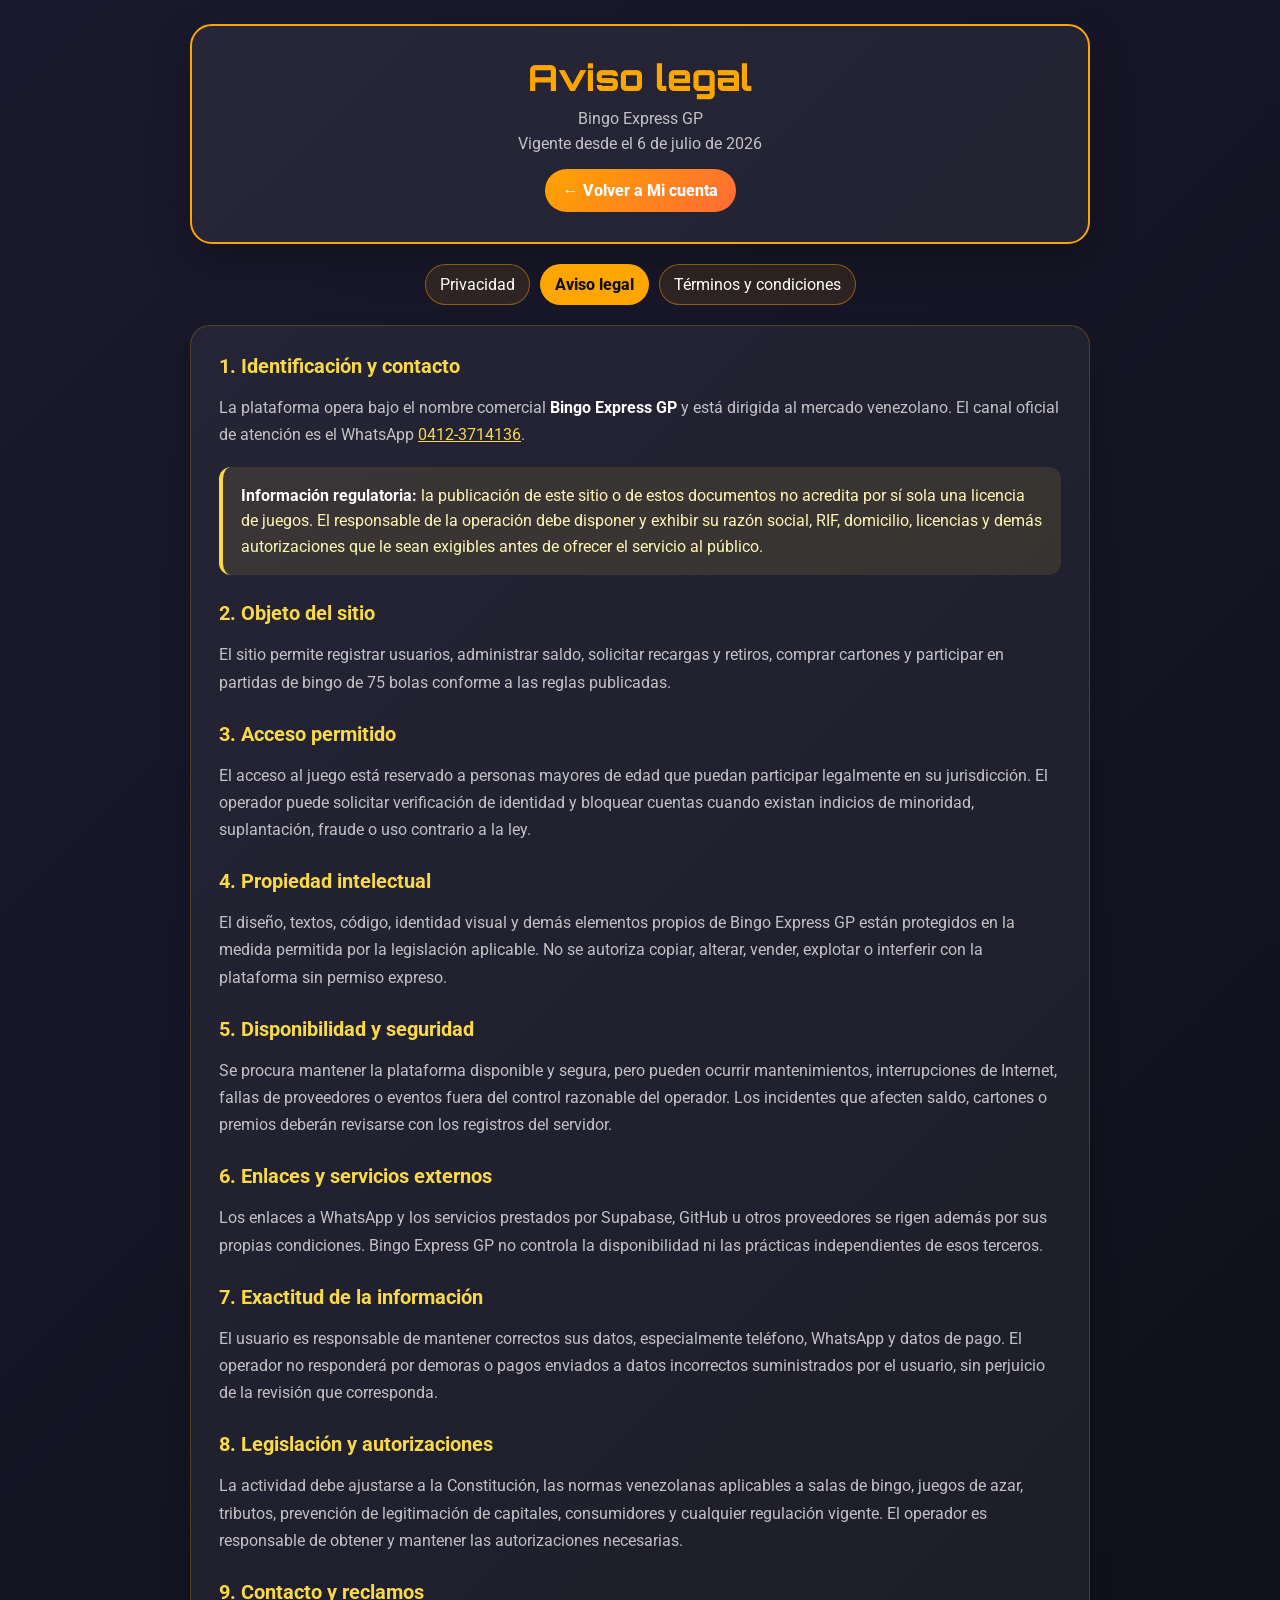
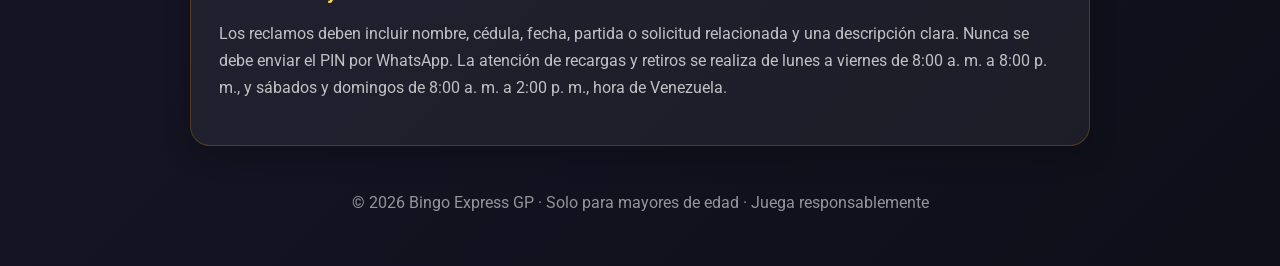
<file: aviso-legal.html>
<!DOCTYPE html>
<html lang="es">
<head>
  <meta charset="UTF-8">
  <meta name="viewport" content="width=device-width, initial-scale=1.0">
  <meta name="description" content="Aviso legal de Bingo Express GP">
  <title>Aviso legal - Bingo Express GP</title>
  <link href="https://fonts.googleapis.com/css2?family=Orbitron:wght@600;800&family=Roboto:wght@400;500;700&display=swap" rel="stylesheet">
  <link rel="stylesheet" href="legal.css?v=20260706">
</head>
<body>
<main class="legal-wrap">
  <header class="legal-head">
    <h1>Aviso legal</h1>
    <p>Bingo Express GP</p>
    <p>Vigente desde el 6 de julio de 2026</p>
    <a class="back-button" href="cuenta.html">← Volver a Mi cuenta</a>
  </header>

  <nav class="legal-nav" aria-label="Documentos legales">
    <a href="privacidad.html">Privacidad</a>
    <a href="aviso-legal.html" aria-current="page">Aviso legal</a>
    <a href="terminos-condiciones.html">Términos y condiciones</a>
  </nav>

  <article class="legal-card">
    <h2>1. Identificación y contacto</h2>
    <p>La plataforma opera bajo el nombre comercial <strong>Bingo Express GP</strong> y está dirigida al mercado venezolano. El canal oficial de atención es el WhatsApp <a href="https://wa.me/584123714136" target="_blank" rel="noopener noreferrer">0412-3714136</a>.</p>

    <div class="legal-note"><strong>Información regulatoria:</strong> la publicación de este sitio o de estos documentos no acredita por sí sola una licencia de juegos. El responsable de la operación debe disponer y exhibir su razón social, RIF, domicilio, licencias y demás autorizaciones que le sean exigibles antes de ofrecer el servicio al público.</div>

    <h2>2. Objeto del sitio</h2>
    <p>El sitio permite registrar usuarios, administrar saldo, solicitar recargas y retiros, comprar cartones y participar en partidas de bingo de 75 bolas conforme a las reglas publicadas.</p>

    <h2>3. Acceso permitido</h2>
    <p>El acceso al juego está reservado a personas mayores de edad que puedan participar legalmente en su jurisdicción. El operador puede solicitar verificación de identidad y bloquear cuentas cuando existan indicios de minoridad, suplantación, fraude o uso contrario a la ley.</p>

    <h2>4. Propiedad intelectual</h2>
    <p>El diseño, textos, código, identidad visual y demás elementos propios de Bingo Express GP están protegidos en la medida permitida por la legislación aplicable. No se autoriza copiar, alterar, vender, explotar o interferir con la plataforma sin permiso expreso.</p>

    <h2>5. Disponibilidad y seguridad</h2>
    <p>Se procura mantener la plataforma disponible y segura, pero pueden ocurrir mantenimientos, interrupciones de Internet, fallas de proveedores o eventos fuera del control razonable del operador. Los incidentes que afecten saldo, cartones o premios deberán revisarse con los registros del servidor.</p>

    <h2>6. Enlaces y servicios externos</h2>
    <p>Los enlaces a WhatsApp y los servicios prestados por Supabase, GitHub u otros proveedores se rigen además por sus propias condiciones. Bingo Express GP no controla la disponibilidad ni las prácticas independientes de esos terceros.</p>

    <h2>7. Exactitud de la información</h2>
    <p>El usuario es responsable de mantener correctos sus datos, especialmente teléfono, WhatsApp y datos de pago. El operador no responderá por demoras o pagos enviados a datos incorrectos suministrados por el usuario, sin perjuicio de la revisión que corresponda.</p>

    <h2>8. Legislación y autorizaciones</h2>
    <p>La actividad debe ajustarse a la Constitución, las normas venezolanas aplicables a salas de bingo, juegos de azar, tributos, prevención de legitimación de capitales, consumidores y cualquier regulación vigente. El operador es responsable de obtener y mantener las autorizaciones necesarias.</p>

    <h2>9. Contacto y reclamos</h2>
    <p>Los reclamos deben incluir nombre, cédula, fecha, partida o solicitud relacionada y una descripción clara. Nunca se debe enviar el PIN por WhatsApp. La atención de recargas y retiros se realiza de lunes a viernes de 8:00 a. m. a 8:00 p. m., y sábados y domingos de 8:00 a. m. a 2:00 p. m., hora de Venezuela.</p>
  </article>

  <footer class="legal-footer">© 2026 Bingo Express GP · Solo para mayores de edad · Juega responsablemente</footer>
</main>
</body>
</html>
</file>
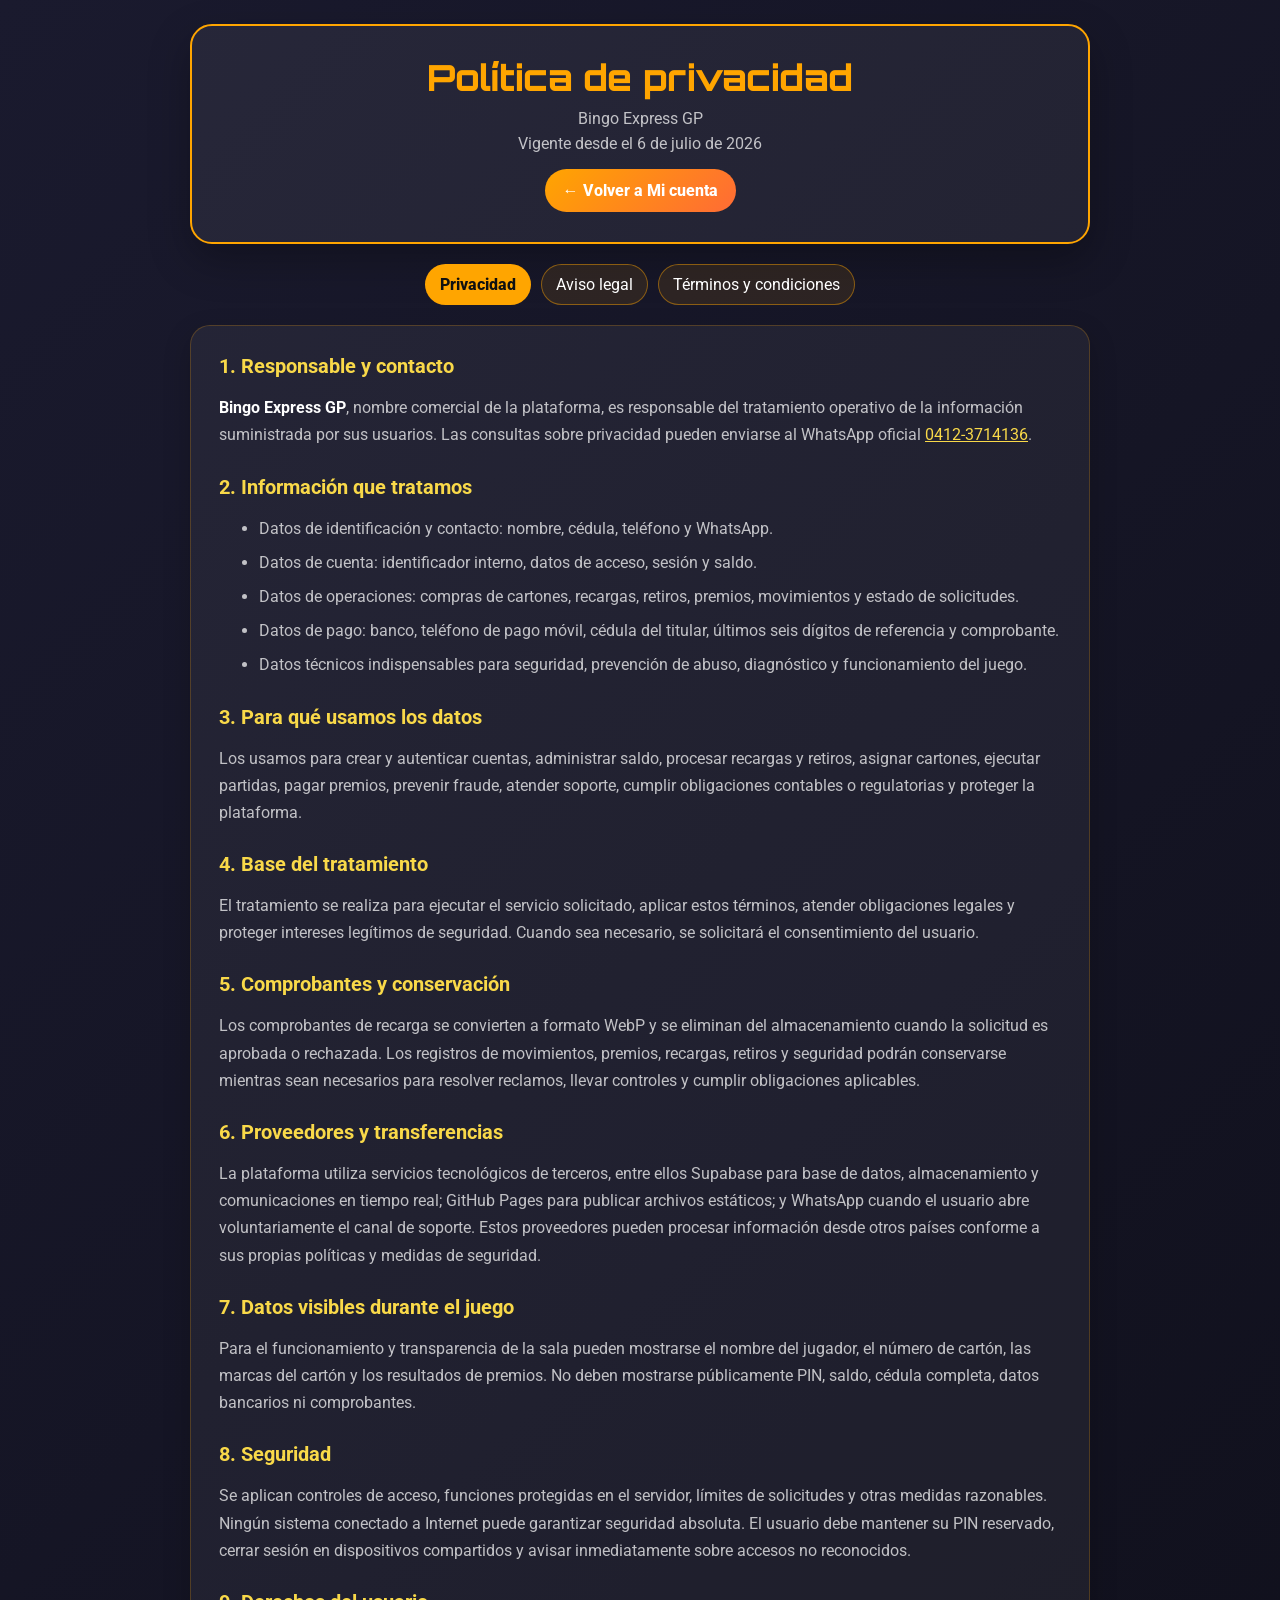
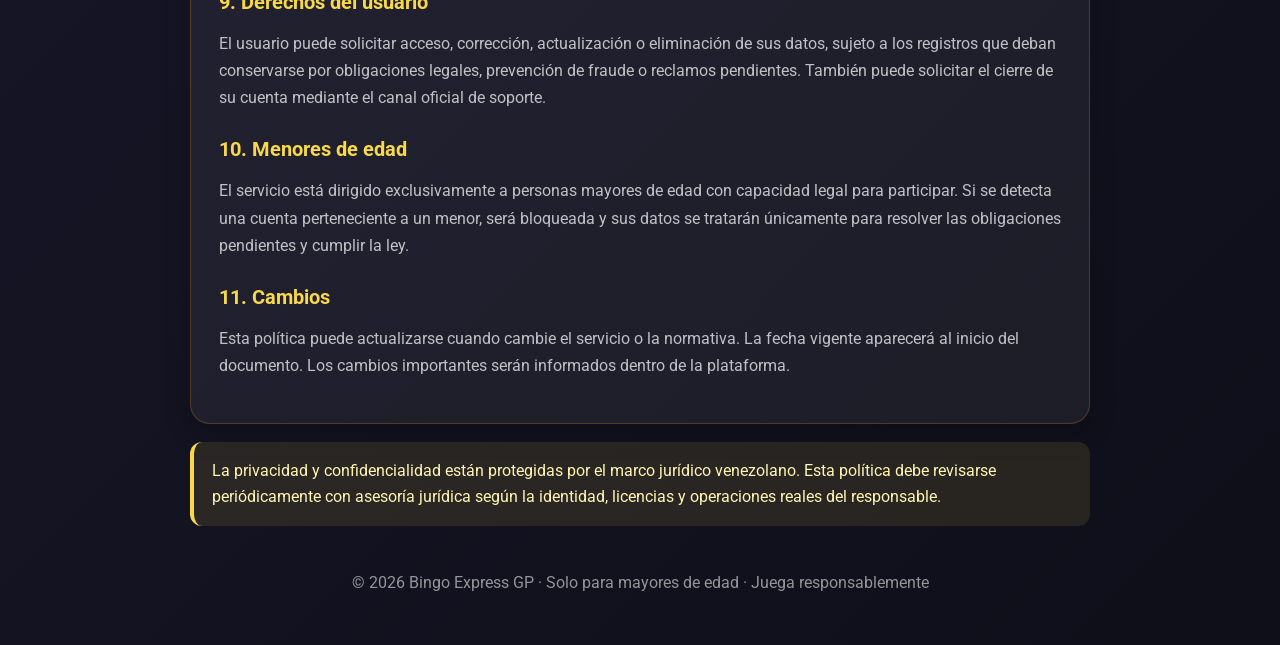
<file: privacidad.html>
<!DOCTYPE html>
<html lang="es">
<head>
  <meta charset="UTF-8">
  <meta name="viewport" content="width=device-width, initial-scale=1.0">
  <meta name="description" content="Política de privacidad de Bingo Express GP">
  <title>Política de privacidad - Bingo Express GP</title>
  <link href="https://fonts.googleapis.com/css2?family=Orbitron:wght@600;800&family=Roboto:wght@400;500;700&display=swap" rel="stylesheet">
  <link rel="stylesheet" href="legal.css?v=20260706">
</head>
<body>
<main class="legal-wrap">
  <header class="legal-head">
    <h1>Política de privacidad</h1>
    <p>Bingo Express GP</p>
    <p>Vigente desde el 6 de julio de 2026</p>
    <a class="back-button" href="cuenta.html">← Volver a Mi cuenta</a>
  </header>

  <nav class="legal-nav" aria-label="Documentos legales">
    <a href="privacidad.html" aria-current="page">Privacidad</a>
    <a href="aviso-legal.html">Aviso legal</a>
    <a href="terminos-condiciones.html">Términos y condiciones</a>
  </nav>

  <article class="legal-card">
    <h2>1. Responsable y contacto</h2>
    <p><strong>Bingo Express GP</strong>, nombre comercial de la plataforma, es responsable del tratamiento operativo de la información suministrada por sus usuarios. Las consultas sobre privacidad pueden enviarse al WhatsApp oficial <a href="https://wa.me/584123714136" target="_blank" rel="noopener noreferrer">0412-3714136</a>.</p>

    <h2>2. Información que tratamos</h2>
    <ul>
      <li>Datos de identificación y contacto: nombre, cédula, teléfono y WhatsApp.</li>
      <li>Datos de cuenta: identificador interno, datos de acceso, sesión y saldo.</li>
      <li>Datos de operaciones: compras de cartones, recargas, retiros, premios, movimientos y estado de solicitudes.</li>
      <li>Datos de pago: banco, teléfono de pago móvil, cédula del titular, últimos seis dígitos de referencia y comprobante.</li>
      <li>Datos técnicos indispensables para seguridad, prevención de abuso, diagnóstico y funcionamiento del juego.</li>
    </ul>

    <h2>3. Para qué usamos los datos</h2>
    <p>Los usamos para crear y autenticar cuentas, administrar saldo, procesar recargas y retiros, asignar cartones, ejecutar partidas, pagar premios, prevenir fraude, atender soporte, cumplir obligaciones contables o regulatorias y proteger la plataforma.</p>

    <h2>4. Base del tratamiento</h2>
    <p>El tratamiento se realiza para ejecutar el servicio solicitado, aplicar estos términos, atender obligaciones legales y proteger intereses legítimos de seguridad. Cuando sea necesario, se solicitará el consentimiento del usuario.</p>

    <h2>5. Comprobantes y conservación</h2>
    <p>Los comprobantes de recarga se convierten a formato WebP y se eliminan del almacenamiento cuando la solicitud es aprobada o rechazada. Los registros de movimientos, premios, recargas, retiros y seguridad podrán conservarse mientras sean necesarios para resolver reclamos, llevar controles y cumplir obligaciones aplicables.</p>

    <h2>6. Proveedores y transferencias</h2>
    <p>La plataforma utiliza servicios tecnológicos de terceros, entre ellos Supabase para base de datos, almacenamiento y comunicaciones en tiempo real; GitHub Pages para publicar archivos estáticos; y WhatsApp cuando el usuario abre voluntariamente el canal de soporte. Estos proveedores pueden procesar información desde otros países conforme a sus propias políticas y medidas de seguridad.</p>

    <h2>7. Datos visibles durante el juego</h2>
    <p>Para el funcionamiento y transparencia de la sala pueden mostrarse el nombre del jugador, el número de cartón, las marcas del cartón y los resultados de premios. No deben mostrarse públicamente PIN, saldo, cédula completa, datos bancarios ni comprobantes.</p>

    <h2>8. Seguridad</h2>
    <p>Se aplican controles de acceso, funciones protegidas en el servidor, límites de solicitudes y otras medidas razonables. Ningún sistema conectado a Internet puede garantizar seguridad absoluta. El usuario debe mantener su PIN reservado, cerrar sesión en dispositivos compartidos y avisar inmediatamente sobre accesos no reconocidos.</p>

    <h2>9. Derechos del usuario</h2>
    <p>El usuario puede solicitar acceso, corrección, actualización o eliminación de sus datos, sujeto a los registros que deban conservarse por obligaciones legales, prevención de fraude o reclamos pendientes. También puede solicitar el cierre de su cuenta mediante el canal oficial de soporte.</p>

    <h2>10. Menores de edad</h2>
    <p>El servicio está dirigido exclusivamente a personas mayores de edad con capacidad legal para participar. Si se detecta una cuenta perteneciente a un menor, será bloqueada y sus datos se tratarán únicamente para resolver las obligaciones pendientes y cumplir la ley.</p>

    <h2>11. Cambios</h2>
    <p>Esta política puede actualizarse cuando cambie el servicio o la normativa. La fecha vigente aparecerá al inicio del documento. Los cambios importantes serán informados dentro de la plataforma.</p>
  </article>

  <div class="legal-note">La privacidad y confidencialidad están protegidas por el marco jurídico venezolano. Esta política debe revisarse periódicamente con asesoría jurídica según la identidad, licencias y operaciones reales del responsable.</div>

  <footer class="legal-footer">© 2026 Bingo Express GP · Solo para mayores de edad · Juega responsablemente</footer>
</main>
</body>
</html>
</file>
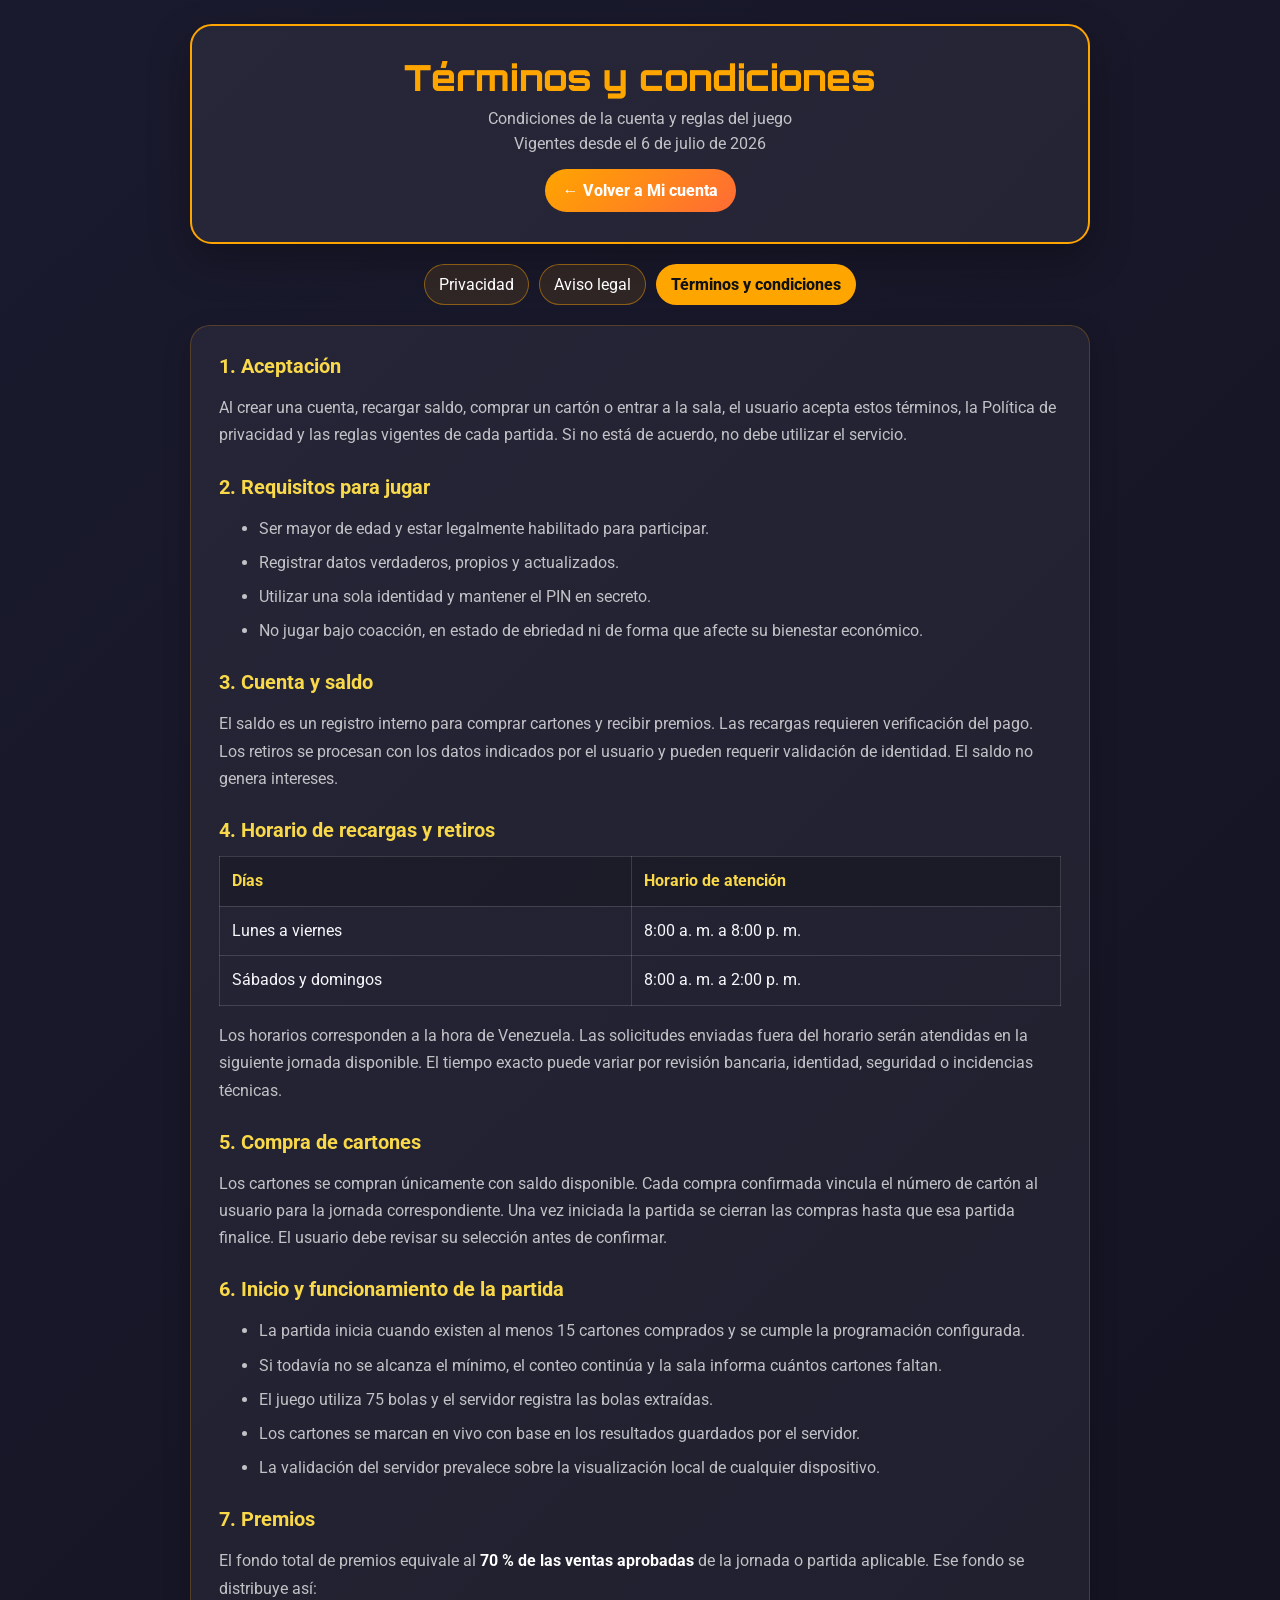
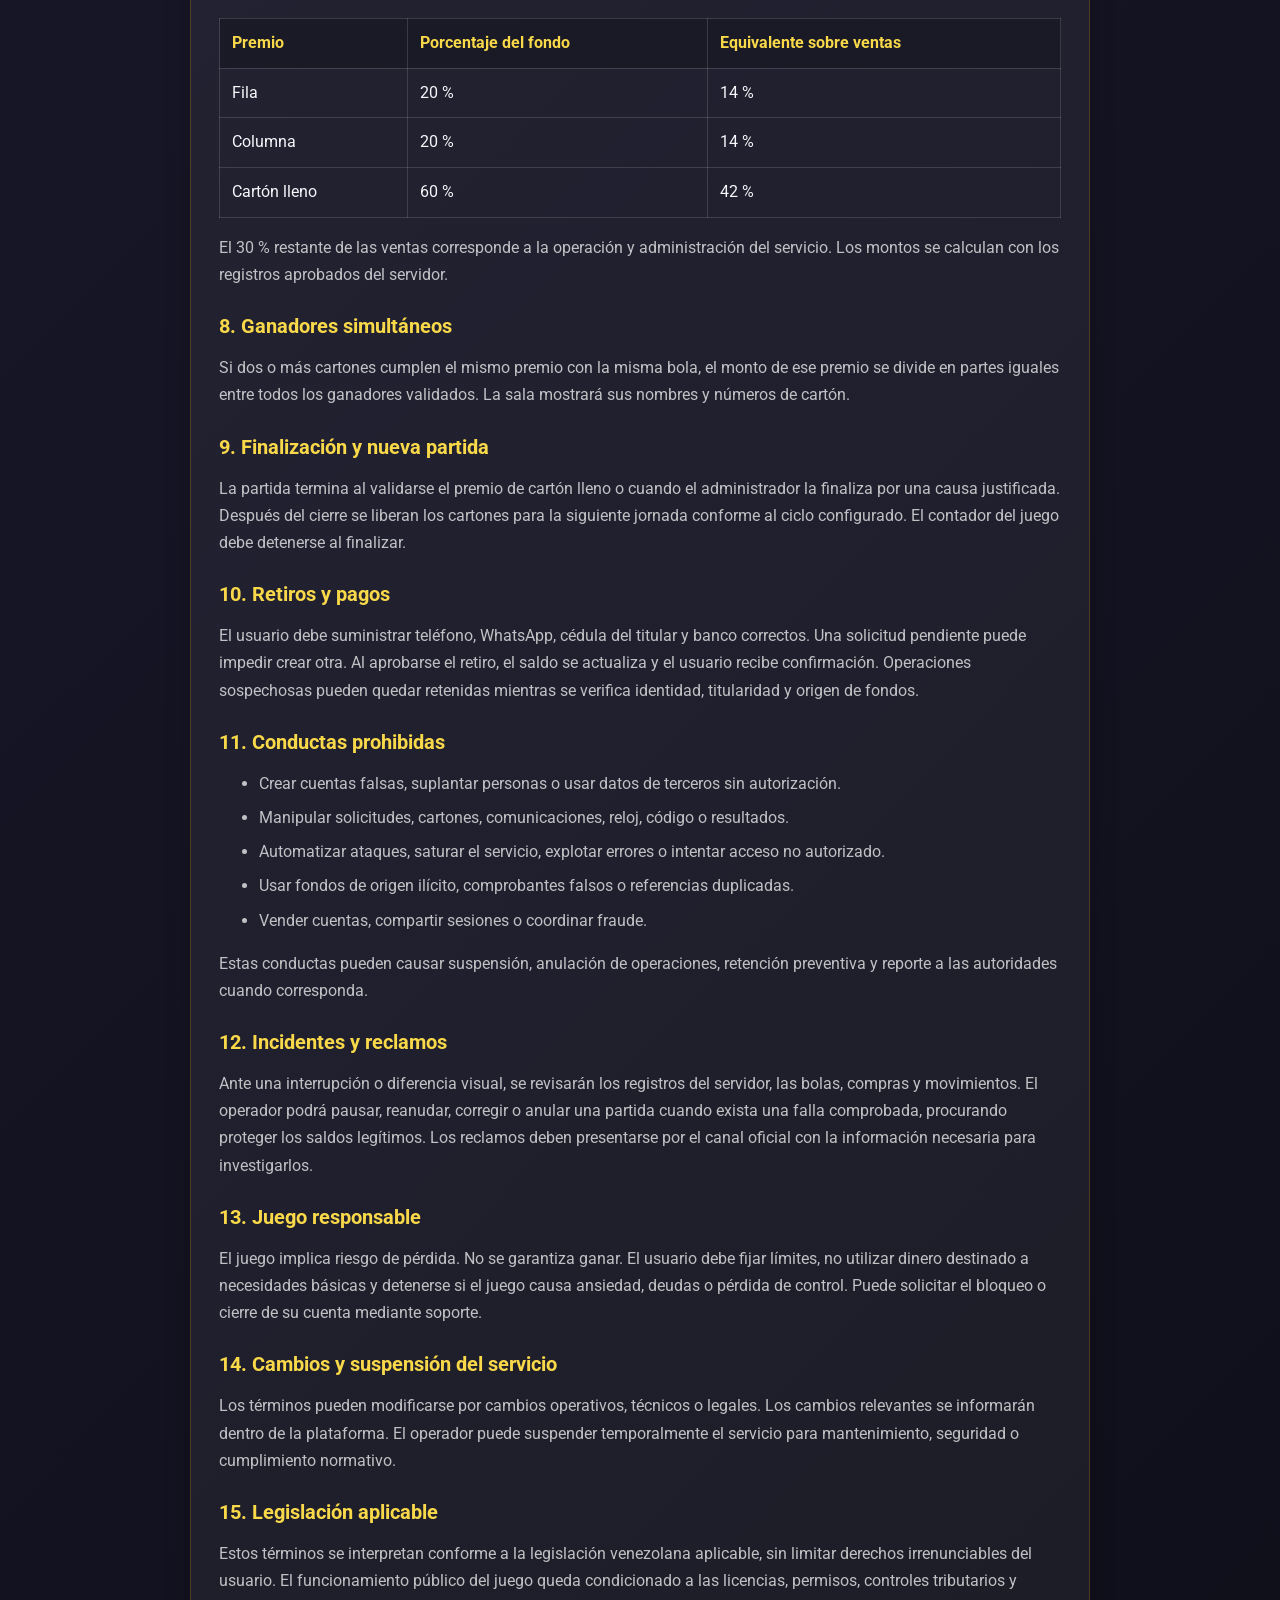
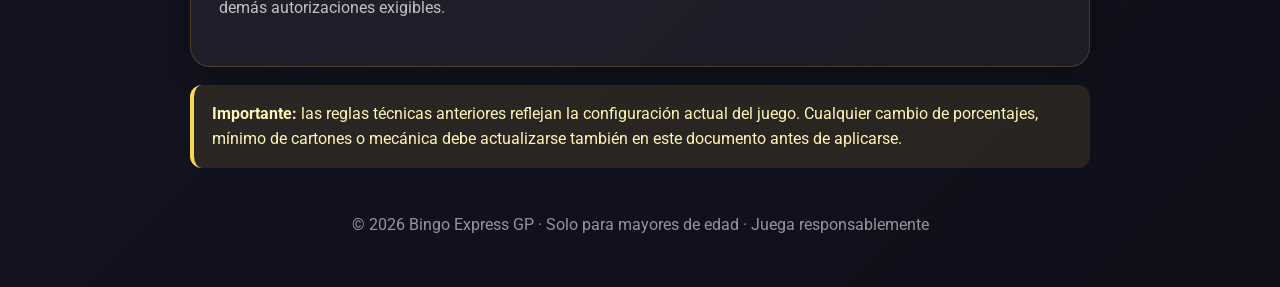
<file: terminos-condiciones.html>
<!DOCTYPE html>
<html lang="es">
<head>
  <meta charset="UTF-8">
  <meta name="viewport" content="width=device-width, initial-scale=1.0">
  <meta name="description" content="Términos, condiciones y reglas de Bingo Express GP">
  <title>Términos y condiciones - Bingo Express GP</title>
  <link href="https://fonts.googleapis.com/css2?family=Orbitron:wght@600;800&family=Roboto:wght@400;500;700&display=swap" rel="stylesheet">
  <link rel="stylesheet" href="legal.css?v=20260706">
</head>
<body>
<main class="legal-wrap">
  <header class="legal-head">
    <h1>Términos y condiciones</h1>
    <p>Condiciones de la cuenta y reglas del juego</p>
    <p>Vigentes desde el 6 de julio de 2026</p>
    <a class="back-button" href="cuenta.html">← Volver a Mi cuenta</a>
  </header>

  <nav class="legal-nav" aria-label="Documentos legales">
    <a href="privacidad.html">Privacidad</a>
    <a href="aviso-legal.html">Aviso legal</a>
    <a href="terminos-condiciones.html" aria-current="page">Términos y condiciones</a>
  </nav>

  <article class="legal-card">
    <h2>1. Aceptación</h2>
    <p>Al crear una cuenta, recargar saldo, comprar un cartón o entrar a la sala, el usuario acepta estos términos, la Política de privacidad y las reglas vigentes de cada partida. Si no está de acuerdo, no debe utilizar el servicio.</p>

    <h2>2. Requisitos para jugar</h2>
    <ul>
      <li>Ser mayor de edad y estar legalmente habilitado para participar.</li>
      <li>Registrar datos verdaderos, propios y actualizados.</li>
      <li>Utilizar una sola identidad y mantener el PIN en secreto.</li>
      <li>No jugar bajo coacción, en estado de ebriedad ni de forma que afecte su bienestar económico.</li>
    </ul>

    <h2>3. Cuenta y saldo</h2>
    <p>El saldo es un registro interno para comprar cartones y recibir premios. Las recargas requieren verificación del pago. Los retiros se procesan con los datos indicados por el usuario y pueden requerir validación de identidad. El saldo no genera intereses.</p>

    <h2>4. Horario de recargas y retiros</h2>
    <table class="legal-table">
      <tr><th>Días</th><th>Horario de atención</th></tr>
      <tr><td>Lunes a viernes</td><td>8:00 a. m. a 8:00 p. m.</td></tr>
      <tr><td>Sábados y domingos</td><td>8:00 a. m. a 2:00 p. m.</td></tr>
    </table>
    <p>Los horarios corresponden a la hora de Venezuela. Las solicitudes enviadas fuera del horario serán atendidas en la siguiente jornada disponible. El tiempo exacto puede variar por revisión bancaria, identidad, seguridad o incidencias técnicas.</p>

    <h2>5. Compra de cartones</h2>
    <p>Los cartones se compran únicamente con saldo disponible. Cada compra confirmada vincula el número de cartón al usuario para la jornada correspondiente. Una vez iniciada la partida se cierran las compras hasta que esa partida finalice. El usuario debe revisar su selección antes de confirmar.</p>

    <h2>6. Inicio y funcionamiento de la partida</h2>
    <ul>
      <li>La partida inicia cuando existen al menos 15 cartones comprados y se cumple la programación configurada.</li>
      <li>Si todavía no se alcanza el mínimo, el conteo continúa y la sala informa cuántos cartones faltan.</li>
      <li>El juego utiliza 75 bolas y el servidor registra las bolas extraídas.</li>
      <li>Los cartones se marcan en vivo con base en los resultados guardados por el servidor.</li>
      <li>La validación del servidor prevalece sobre la visualización local de cualquier dispositivo.</li>
    </ul>

    <h2>7. Premios</h2>
    <p>El fondo total de premios equivale al <strong>70 % de las ventas aprobadas</strong> de la jornada o partida aplicable. Ese fondo se distribuye así:</p>
    <table class="legal-table">
      <tr><th>Premio</th><th>Porcentaje del fondo</th><th>Equivalente sobre ventas</th></tr>
      <tr><td>Fila</td><td>20 %</td><td>14 %</td></tr>
      <tr><td>Columna</td><td>20 %</td><td>14 %</td></tr>
      <tr><td>Cartón lleno</td><td>60 %</td><td>42 %</td></tr>
    </table>
    <p>El 30 % restante de las ventas corresponde a la operación y administración del servicio. Los montos se calculan con los registros aprobados del servidor.</p>

    <h2>8. Ganadores simultáneos</h2>
    <p>Si dos o más cartones cumplen el mismo premio con la misma bola, el monto de ese premio se divide en partes iguales entre todos los ganadores validados. La sala mostrará sus nombres y números de cartón.</p>

    <h2>9. Finalización y nueva partida</h2>
    <p>La partida termina al validarse el premio de cartón lleno o cuando el administrador la finaliza por una causa justificada. Después del cierre se liberan los cartones para la siguiente jornada conforme al ciclo configurado. El contador del juego debe detenerse al finalizar.</p>

    <h2>10. Retiros y pagos</h2>
    <p>El usuario debe suministrar teléfono, WhatsApp, cédula del titular y banco correctos. Una solicitud pendiente puede impedir crear otra. Al aprobarse el retiro, el saldo se actualiza y el usuario recibe confirmación. Operaciones sospechosas pueden quedar retenidas mientras se verifica identidad, titularidad y origen de fondos.</p>

    <h2>11. Conductas prohibidas</h2>
    <ul>
      <li>Crear cuentas falsas, suplantar personas o usar datos de terceros sin autorización.</li>
      <li>Manipular solicitudes, cartones, comunicaciones, reloj, código o resultados.</li>
      <li>Automatizar ataques, saturar el servicio, explotar errores o intentar acceso no autorizado.</li>
      <li>Usar fondos de origen ilícito, comprobantes falsos o referencias duplicadas.</li>
      <li>Vender cuentas, compartir sesiones o coordinar fraude.</li>
    </ul>
    <p>Estas conductas pueden causar suspensión, anulación de operaciones, retención preventiva y reporte a las autoridades cuando corresponda.</p>

    <h2>12. Incidentes y reclamos</h2>
    <p>Ante una interrupción o diferencia visual, se revisarán los registros del servidor, las bolas, compras y movimientos. El operador podrá pausar, reanudar, corregir o anular una partida cuando exista una falla comprobada, procurando proteger los saldos legítimos. Los reclamos deben presentarse por el canal oficial con la información necesaria para investigarlos.</p>

    <h2>13. Juego responsable</h2>
    <p>El juego implica riesgo de pérdida. No se garantiza ganar. El usuario debe fijar límites, no utilizar dinero destinado a necesidades básicas y detenerse si el juego causa ansiedad, deudas o pérdida de control. Puede solicitar el bloqueo o cierre de su cuenta mediante soporte.</p>

    <h2>14. Cambios y suspensión del servicio</h2>
    <p>Los términos pueden modificarse por cambios operativos, técnicos o legales. Los cambios relevantes se informarán dentro de la plataforma. El operador puede suspender temporalmente el servicio para mantenimiento, seguridad o cumplimiento normativo.</p>

    <h2>15. Legislación aplicable</h2>
    <p>Estos términos se interpretan conforme a la legislación venezolana aplicable, sin limitar derechos irrenunciables del usuario. El funcionamiento público del juego queda condicionado a las licencias, permisos, controles tributarios y demás autorizaciones exigibles.</p>
  </article>

  <div class="legal-note"><strong>Importante:</strong> las reglas técnicas anteriores reflejan la configuración actual del juego. Cualquier cambio de porcentajes, mínimo de cartones o mecánica debe actualizarse también en este documento antes de aplicarse.</div>

  <footer class="legal-footer">© 2026 Bingo Express GP · Solo para mayores de edad · Juega responsablemente</footer>
</main>
</body>
</html>
</file>
<file: legal.css>
:root {
  --primary: #ffa500;
  --secondary: #f9d949;
  --dark: #1a1a2e;
  --darker: #0f0f1a;
  --text: #f7f7fb;
  --muted: rgba(255,255,255,.72);
  --panel: rgba(255,255,255,.055);
}
* { box-sizing: border-box; }
html { scroll-behavior: smooth; }
body {
  margin: 0;
  min-height: 100vh;
  padding: 24px;
  font-family: Roboto, Arial, sans-serif;
  color: var(--text);
  background: linear-gradient(135deg, var(--dark), var(--darker));
}
a { color: var(--secondary); }
a:hover { color: white; }
.legal-wrap { max-width: 900px; margin: 0 auto; }
.legal-head {
  padding: 30px 24px;
  border: 2px solid var(--primary);
  border-radius: 22px;
  background: var(--panel);
  text-align: center;
  box-shadow: 0 16px 42px rgba(0,0,0,.28);
}
.legal-head h1 {
  margin: 0 0 10px;
  color: var(--primary);
  font: 800 clamp(1.45rem, 4vw, 2.25rem)/1.2 Orbitron, sans-serif;
}
.legal-head p { margin: 6px 0; color: var(--muted); }
.legal-nav {
  display: flex;
  flex-wrap: wrap;
  justify-content: center;
  gap: 10px;
  margin: 20px 0;
}
.legal-nav a {
  padding: 10px 14px;
  border: 1px solid rgba(255,165,0,.45);
  border-radius: 999px;
  color: white;
  text-decoration: none;
  background: rgba(255,165,0,.1);
}
.legal-nav a[aria-current="page"] { background: var(--primary); color: #111; font-weight: 800; }
.legal-card {
  margin: 18px 0;
  padding: 28px;
  border: 1px solid rgba(255,165,0,.22);
  border-radius: 20px;
  background: var(--panel);
  box-shadow: 0 10px 28px rgba(0,0,0,.2);
}
.legal-card h2 { color: var(--secondary); margin: 26px 0 10px; font-size: 1.25rem; }
.legal-card h2:first-child { margin-top: 0; }
.legal-card p, .legal-card li { color: var(--muted); line-height: 1.7; }
.legal-card strong { color: white; }
.legal-card li + li { margin-top: 7px; }
.legal-note {
  margin: 18px 0;
  padding: 16px 18px;
  border-left: 4px solid var(--secondary);
  border-radius: 12px;
  background: rgba(249,217,73,.1);
  color: #fff5b4;
  line-height: 1.6;
}
.legal-table { width: 100%; border-collapse: collapse; margin: 14px 0; }
.legal-table th, .legal-table td { padding: 12px; border: 1px solid rgba(255,255,255,.14); text-align: left; vertical-align: top; line-height: 1.55; }
.legal-table th { color: var(--secondary); background: rgba(0,0,0,.2); }
.legal-footer { padding: 25px 12px; color: rgba(255,255,255,.55); text-align: center; line-height: 1.7; }
.back-button {
  display: inline-block;
  margin-top: 10px;
  padding: 12px 18px;
  border-radius: 999px;
  background: linear-gradient(135deg, var(--primary), #ff6b35);
  color: white;
  font-weight: 800;
  text-decoration: none;
}
@media (max-width: 640px) {
  body { padding: 12px; }
  .legal-head, .legal-card { padding: 20px 16px; border-radius: 16px; }
  .legal-table, .legal-table tbody, .legal-table tr, .legal-table th, .legal-table td { display: block; }
  .legal-table th { border-bottom: 0; }
}
</file>
